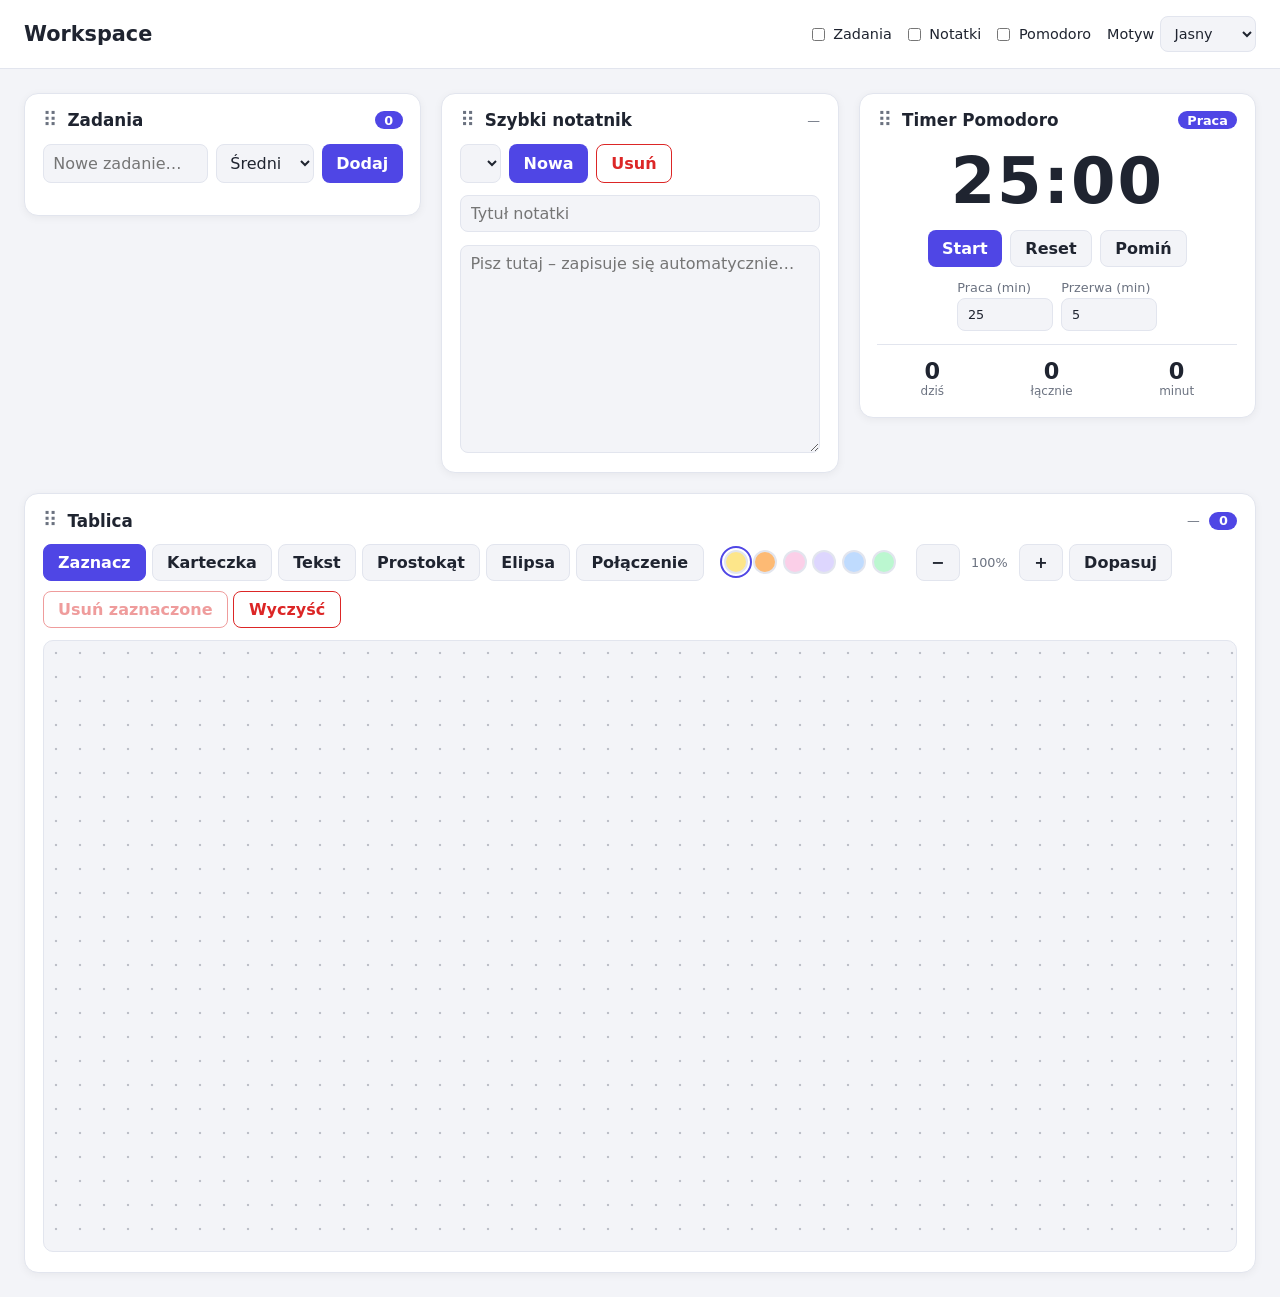
<file: static/index.html>
<!DOCTYPE html>
<html lang="pl" data-theme="light">
<head>
  <meta charset="UTF-8">
  <meta name="viewport" content="width=device-width, initial-scale=1">
  <title>Workspace</title>
  <link rel="stylesheet" href="/static/style.css">
</head>
<body>
<header class="topbar">
    <h1>Workspace</h1>

    <div class="controls">
      <fieldset class="tile-toggles" aria-label="Widoczność kafelków">
        <label><input type="checkbox" data-toggle="tasks"> Zadania</label>
        <label><input type="checkbox" data-toggle="notes"> Notatki</label>
        <label><input type="checkbox" data-toggle="pomodoro"> Pomodoro</label>
      </fieldset>

      <label class="theme-picker">
        Motyw
        <select id="theme-select">
          <option value="light">Jasny</option>
          <option value="dark">Ciemny</option>
          <option value="ocean">Ocean</option>
          <option value="forest">Las</option>
        </select>
      </label>
    </div>
  </header>

  <main id="grid" class="grid">

    <!-- kafelek zadań -->
    <section class="tile" data-tile="tasks">
      <div class="tile-head">
        <span class="drag-handle" title="Przeciągnij, aby zmienić kolejność" aria-label="Uchwyt przeciągania">⠿</span>
        <h2>Zadania</h2>
        <span id="tasks-count" class="badge">0</span>
      </div>

      <form id="task-form" class="row">
        <input id="task-title" type="text" placeholder="Nowe zadanie…" maxlength="200" required>
        <select id="task-priority" aria-label="Priorytet">
          <option value="low">Niski</option>
          <option value="medium" selected>Średni</option>
          <option value="high">Wysoki</option>
        </select>
        <button type="submit">Dodaj</button>
      </form>

      <ul id="task-list" class="task-list"></ul>
      <p id="tasks-empty" class="muted" hidden>Brak zadań. Dodaj pierwsze!</p>
    </section>

    <!-- kafelek notatki -->
    <section class="tile" data-tile="notes">
      <div class="tile-head">
        <span class="drag-handle" title="Przeciągnij, aby zmienić kolejność" aria-label="Uchwyt przeciągania">⠿</span>
        <h2>Szybki notatnik</h2>
        <span id="note-status" class="muted small">—</span>
      </div>

      <div class="row">
        <select id="note-select" aria-label="Wybierz notatkę"></select>
        <button id="note-new" type="button">Nowa</button>
        <button id="note-delete" type="button" class="danger">Usuń</button>
      </div>

      <input id="note-title" type="text" placeholder="Tytuł notatki" maxlength="100">
      <textarea id="note-content" rows="10" placeholder="Pisz tutaj – zapisuje się automatycznie…"></textarea>
    </section>

    <!-- kafelek pomodoro -->
    <section class="tile" data-tile="pomodoro">
      <div class="tile-head">
        <span class="drag-handle" title="Przeciągnij, aby zmienić kolejność" aria-label="Uchwyt przeciągania">⠿</span>
        <h2>Timer Pomodoro</h2>
        <span id="pomo-mode" class="badge">Praca</span>
      </div>

      <div id="pomo-time" class="pomo-time" role="timer" aria-live="off">25:00</div>

      <div class="row center">
        <button id="pomo-start" type="button">Start</button>
        <button id="pomo-reset" type="button" class="secondary">Reset</button>
        <button id="pomo-skip" type="button" class="secondary">Pomiń</button>
      </div>

      <div class="row center durations">
        <label>Praca (min)
          <input id="pomo-work" type="number" min="1" max="120" value="25">
        </label>
        <label>Przerwa (min)
          <input id="pomo-break" type="number" min="1" max="120" value="5">
        </label>
      </div>

      <div class="stats">
        <div><strong id="pomo-today">0</strong><span>dziś</span></div>
        <div><strong id="pomo-total">0</strong><span>łącznie</span></div>
        <div><strong id="pomo-minutes">0</strong><span>minut</span></div>
      </div>
    </section>
  
     <!---- kafelek tablicy -->
    <section class="tile" data-tile="board">
      <div class="tile-head">
        <span class="drag-handle" title="Przeciągnij, aby zmienić kolejność" aria-label="Uchwyt przeciągania">⠿</span>
        <h2>Tablica</h2>
        <span id="board-status" class="muted small">—</span>
        <span id="board-count" class="badge" title="Liczba elementów">0</span>
      </div>

      <div class="board-toolbar" role="toolbar" aria-label="Narzędzia tablicy">
        <div class="tool-group">
          <button type="button" class="tool secondary active" data-tool="select" title="Zaznacz i przesuwaj (V)">Zaznacz</button>
          <button type="button" class="tool secondary" data-tool="sticky" title="Karteczka (N)">Karteczka</button>
          <button type="button" class="tool secondary" data-tool="text" title="Tekst (T)">Tekst</button>
          <button type="button" class="tool secondary" data-tool="rect" title="Prostokąt (R)">Prostokąt</button>
          <button type="button" class="tool secondary" data-tool="ellipse" title="Elipsa (E)">Elipsa</button>
          <button type="button" class="tool secondary" data-tool="connect" title="Połączenie – strzałka między elementami (C)">Połączenie</button>
        </div>

        <div class="tool-group" role="group" aria-label="Kolor">
          <button type="button" class="swatch active" data-color="yellow" title="Żółty" aria-label="Żółty"></button>
          <button type="button" class="swatch" data-color="orange" title="Pomarańczowy" aria-label="Pomarańczowy"></button>
          <button type="button" class="swatch" data-color="pink" title="Różowy" aria-label="Różowy"></button>
          <button type="button" class="swatch" data-color="purple" title="Fioletowy" aria-label="Fioletowy"></button>
          <button type="button" class="swatch" data-color="blue" title="Niebieski" aria-label="Niebieski"></button>
          <button type="button" class="swatch" data-color="green" title="Zielony" aria-label="Zielony"></button>
        </div>

        <div class="tool-group">
          <button type="button" id="board-zoom-out" class="secondary" title="Oddal" aria-label="Oddal">−</button>
          <span id="board-zoom-label" class="muted small zoom-label">100%</span>
          <button type="button" id="board-zoom-in" class="secondary" title="Przybliż" aria-label="Przybliż">+</button>
          <button type="button" id="board-fit" class="secondary" title="Dopasuj widok do zawartości">Dopasuj</button>
        </div>

        <div class="tool-group">
          <button type="button" id="board-delete" class="danger" disabled title="Usuń zaznaczony element (Delete)">Usuń zaznaczone</button>
          <button type="button" id="board-clear" class="danger" title="Usuń wszystko z tablicy">Wyczyść</button>
        </div>
      </div>

      <div id="board-viewport" class="board-viewport" tabindex="0" data-tool="select">
        <div id="board-world" class="board-world">
          <svg id="board-links" class="board-links" aria-hidden="true"></svg>
        </div>
        <p id="board-empty" class="board-empty muted" hidden>
          Tablica jest pusta.<br>Wybierz narzędzie (np. „Karteczka”) i kliknij na tablicy.
        </p>
        <p id="board-hint" class="board-hint muted small"></p>
      </div>
    </section>

  </main>

  <script src="/static/app.js"></script>
</body>
</html>
</file>
<file: static/style.css>
:root, [data-theme="light"] {
  --bg:#f3f4f8; --surface:#fff; --text:#1f2430; --muted:#6b7280; --border:#e2e5ee;
  --accent:#4f46e5; --accent-text:#fff; --danger:#dc2626; --high:#dc2626; --medium:#d97706; --low:#16a34a;
}
[data-theme="dark"] {
  --bg:#12141a; --surface:#1c1f29; --text:#e8eaf0; --muted:#9aa1b2; --border:#2d3140;
  --accent:#818cf8; --accent-text:#11131a; --danger:#f87171; --high:#f87171; --medium:#fbbf24; --low:#4ade80;
}
[data-theme="ocean"] {
  --bg:#e6f3fa; --surface:#f8fcff; --text:#0b2b3d; --muted:#53798c; --border:#c3dfee;
  --accent:#0284c7; --accent-text:#fff; --danger:#be123c; --high:#be123c; --medium:#c2410c; --low:#0f766e;
}
[data-theme="forest"] {
  --bg:#e9f1e8; --surface:#f9fcf8; --text:#1c2b1e; --muted:#5c7260; --border:#cfe0cd;
  --accent:#2f7d4f; --accent-text:#fff; --danger:#b91c1c; --high:#b91c1c; --medium:#a16207; --low:#15803d;
}

:root {
  /* kolory karteczek i ksztaltow - te same we wszystkich motywach */
  --c-yellow:#fde68a; --c-orange:#fdba74; --c-pink:#fbcfe8;
  --c-purple:#ddd6fe; --c-blue:#bfdbfe; --c-green:#bbf7d0;
}

* { box-sizing: border-box; }

body { margin:0; font-family:system-ui,-apple-system,"Segoe UI",Roboto,sans-serif; background:var(--bg); color:var(--text); transition:background 0.2s,color 0.2s; }

/* ---------- Pasek gorny ---------- */
.topbar { display:flex; flex-wrap:wrap; align-items:center; justify-content:space-between; gap:1rem; padding:1rem 1.5rem; background:var(--surface); border-bottom:1px solid var(--border); }
.topbar h1 { margin:0; font-size:1.3rem; }
.controls { display:flex; flex-wrap:wrap; align-items:center; gap:1rem; }
.tile-toggles { display:flex; flex-wrap:wrap; gap:0.4rem 0.75rem; border:0; margin:0; padding:0; min-width:0; font-size:0.9rem; }
.tile-toggles label, .theme-picker { display:flex; align-items:center; gap:0.35rem; font-size:0.9rem; }

/* ---------- Siatka kafelkow (CSS Grid) ---------- */
.grid { display:grid; grid-template-columns:repeat(3,minmax(0,1fr)); gap:1.25rem; padding:1.5rem; align-items:start; }

.tile { background:var(--surface); border:1px solid var(--border); border-radius:14px; padding:1rem 1.1rem 1.2rem; box-shadow:0 2px 8px rgba(0,0,0,0.05); display:flex; flex-direction:column; gap:0.8rem; transition:box-shadow 0.15s,transform 0.15s,opacity 0.15s; }
.tile[hidden], .tile.is-hidden { display:none; }
.tile.dragging { opacity:0.45; }
.tile.drag-over { box-shadow:0 0 0 3px var(--accent); transform:scale(1.01); }

.tile-head { display:flex; align-items:center; gap:0.6rem; }
.tile-head h2 { margin:0; font-size:1.05rem; flex:1; }
.drag-handle { cursor:grab; color:var(--muted); font-size:1.3rem; user-select:none; line-height:1; }
.drag-handle:active { cursor:grabbing; }

.badge { background:var(--accent); color:var(--accent-text); border-radius:999px; padding:0.1rem 0.6rem; font-size:0.8rem; font-weight:600; }

/* ---------- Formularze ---------- */
.row { display:flex; gap:0.5rem; }
.row.center { justify-content:center; flex-wrap:wrap; }

input[type="text"], input[type="number"], select, textarea { font:inherit; color:var(--text); background:var(--bg); border:1px solid var(--border); border-radius:8px; padding:0.5rem 0.6rem; min-width:0; }
input[type="text"] { flex:1; }
textarea { width:100%; resize:vertical; }
input:focus, select:focus, textarea:focus { outline:2px solid var(--accent); outline-offset:1px; }

button { font:inherit; cursor:pointer; border:0; border-radius:8px; padding:0.5rem 0.9rem; background:var(--accent); color:var(--accent-text); font-weight:600; }
button:hover { filter:brightness(1.08); }
button.secondary { background:var(--bg); color:var(--text); border:1px solid var(--border); }
button.danger { background:transparent; color:var(--danger); border:1px solid var(--danger); }
button.icon { background:transparent; color:var(--muted); padding:0.2rem 0.45rem; font-weight:400; }
button.icon:hover { color:var(--text); }

.muted { color:var(--muted); }
.small { font-size:0.8rem; }

/* ---------- Zadania ---------- */

.task-extra-row { flex-wrap:wrap; }
.recur-label { display:flex; align-items:center; gap:0.35rem; font-size:0.85rem; color:var(--muted); white-space:nowrap; }
.recur-label input { width:4.5rem; }

.task-filter-row { flex-wrap:wrap; gap:0.4rem; }
.task-filter-row select { flex:1; min-width:9rem; }
.task-category-badge { font-size:0.72rem; font-weight:600; padding:0.1rem 0.5rem; border-radius:999px; background:var(--accent); color:var(--accent-text); opacity:0.75; white-space:nowrap; max-width:8rem; overflow:hidden; text-overflow:ellipsis; }
.task-recur-badge { font-size:0.72rem; color:var(--muted); white-space:nowrap; }

.task-list { list-style:none; margin:0; padding:0; display:flex; flex-direction:column; gap:0.4rem; }
.task { display:flex; align-items:center; gap:0.6rem; padding:0.5rem 0.6rem; border:1px solid var(--border); border-left-width:5px; border-radius:8px; background:var(--bg); }
.task.p-high { border-left-color:var(--high); }
.task.p-medium { border-left-color:var(--medium); }
.task.p-low { border-left-color:var(--low); }
.task .title { flex:1; word-break:break-word; }
.task.done .title { text-decoration:line-through; color:var(--muted); }
.task input[type="text"] { padding:0.25rem 0.4rem; }
.task select { padding:0.2rem 0.3rem; font-size:0.8rem; }

/* ---------- Pomodoro ---------- */
.pomo-time { font-size:4rem; font-weight:700; text-align:center; font-variant-numeric:tabular-nums; letter-spacing:0.03em; }
.durations label { display:flex; flex-direction:column; font-size:0.8rem; color:var(--muted); gap:0.2rem; }
.durations input { width:6rem; }
.stats { display:flex; justify-content:space-around; border-top:1px solid var(--border); padding-top:0.8rem; }
.stats div { display:flex; flex-direction:column; align-items:center; }
.stats strong { font-size:1.4rem; }
.stats span { font-size:0.75rem; color:var(--muted); }

/* ---------- Tablica (whiteboard) ---------- */
.tile[data-tile="board"] { grid-column:1/-1; }

.board-toolbar { display:flex; flex-wrap:wrap; align-items:center; gap:0.6rem 1.25rem; }
.tool-group { display:flex; flex-wrap:wrap; align-items:center; gap:0.35rem; }
button.tool.active { background:var(--accent); color:var(--accent-text); border-color:var(--accent); }
button:disabled { opacity:0.45; cursor:not-allowed; filter:none; }
.zoom-label { min-width:3rem; text-align:center; font-variant-numeric:tabular-nums; }

.swatch { width:1.5rem; height:1.5rem; padding:0; border-radius:50%; border:2px solid var(--border); }
.swatch.active { outline:2px solid var(--accent); outline-offset:2px; }
.swatch[data-color="yellow"] { background:var(--c-yellow); }
.swatch[data-color="orange"] { background:var(--c-orange); }
.swatch[data-color="pink"] { background:var(--c-pink); }
.swatch[data-color="purple"] { background:var(--c-purple); }
.swatch[data-color="blue"] { background:var(--c-blue); }
.swatch[data-color="green"] { background:var(--c-green); }

.board-viewport { position:relative; height:68vh; min-height:460px; overflow:hidden; border:1px solid var(--border); border-radius:10px; background-color:var(--bg); background-image:radial-gradient(circle,color-mix(in srgb,var(--muted) 40%,transparent) 1.2px,transparent 1.6px); background-size:24px 24px; touch-action:none; user-select:none; cursor:grab; }
.board-viewport:focus-visible { outline:2px solid var(--accent); outline-offset:1px; }
.board-viewport.panning { cursor:grabbing; }
.board-viewport:not([data-tool="select"]) { cursor:crosshair; }

.board-world { position:absolute; left:0; top:0; width:0; height:0; transform-origin:0 0; }
.board-links { position:absolute; left:0; top:0; width:1px; height:1px; overflow:visible; pointer-events:none; z-index:0; }

.board-empty { position:absolute; inset:0; display:grid; place-items:center; margin:0; text-align:center; line-height:1.6; pointer-events:none; }
.board-empty[hidden] { display:none; }
.board-hint { position:absolute; left:0.8rem; bottom:0.6rem; margin:0; pointer-events:none; }

/* elementy tablicy */
.b-item { position:absolute; box-sizing:border-box; color:#1f2430; font-size:15px; line-height:1.35; cursor:move; }
.b-label, .b-edit { width:100%; height:100%; padding:0.7rem 0.8rem; overflow:hidden; white-space:pre-wrap; overflow-wrap:anywhere; }
.b-edit { font:inherit; color:inherit; background:transparent; border:0; border-radius:0; outline:0; resize:none; cursor:text; user-select:text; }

.c-yellow { --fill:var(--c-yellow); }
.c-orange { --fill:var(--c-orange); }
.c-pink   { --fill:var(--c-pink); }
.c-purple { --fill:var(--c-purple); }
.c-blue   { --fill:var(--c-blue); }
.c-green  { --fill:var(--c-green); }

.t-sticky { background:var(--fill); border-radius:4px; box-shadow:0 4px 10px rgba(0,0,0,0.18); }
.t-rect, .t-ellipse { background:var(--fill); border:2px solid color-mix(in srgb,var(--fill) 55%,#1f2430); }
.t-rect { border-radius:8px; }
.t-ellipse { border-radius:50%; }
.t-rect .b-label, .t-ellipse .b-label { display:flex; align-items:center; justify-content:center; text-align:center; }
.t-rect .b-edit, .t-ellipse .b-edit { text-align:center; }
.t-ellipse .b-label, .t-ellipse .b-edit { padding:0.7rem 1.6rem; }
.t-text { color:var(--text); font-size:1.3rem; }
.t-text:hover { outline:1px dashed var(--muted); outline-offset:2px; }

.b-item.selected { outline:2px solid var(--accent); outline-offset:3px; }
.b-item.link-source { outline:2px dashed var(--accent); outline-offset:3px; }
.b-resize { display:none; position:absolute; right:-8px; bottom:-8px; width:14px; height:14px; border-radius:50%; background:var(--accent); border:2px solid var(--surface); cursor:nwse-resize; }
.b-item.selected .b-resize { display:block; }

/* polaczenia (strzalki) */
.b-link .visible { stroke:var(--muted); stroke-width:2; }
.b-link .head { fill:var(--muted); }
.b-link .hit { stroke:transparent; stroke-width:16; fill:none; pointer-events:stroke; cursor:pointer; }
.b-link.selected .visible { stroke:var(--accent); stroke-width:3; }
.b-link.selected .head { fill:var(--accent); }

@media (max-width:1000px) { .grid { grid-template-columns:repeat(2,minmax(0,1fr)); } }
@media (max-width:640px)  { .grid { grid-template-columns:minmax(0,1fr); } }
@media (max-width:480px)  { .grid { padding:1rem; grid-template-columns:minmax(0,1fr); } .pomo-time { font-size:3.2rem; } .board-viewport { min-height:360px; } }
</file>
